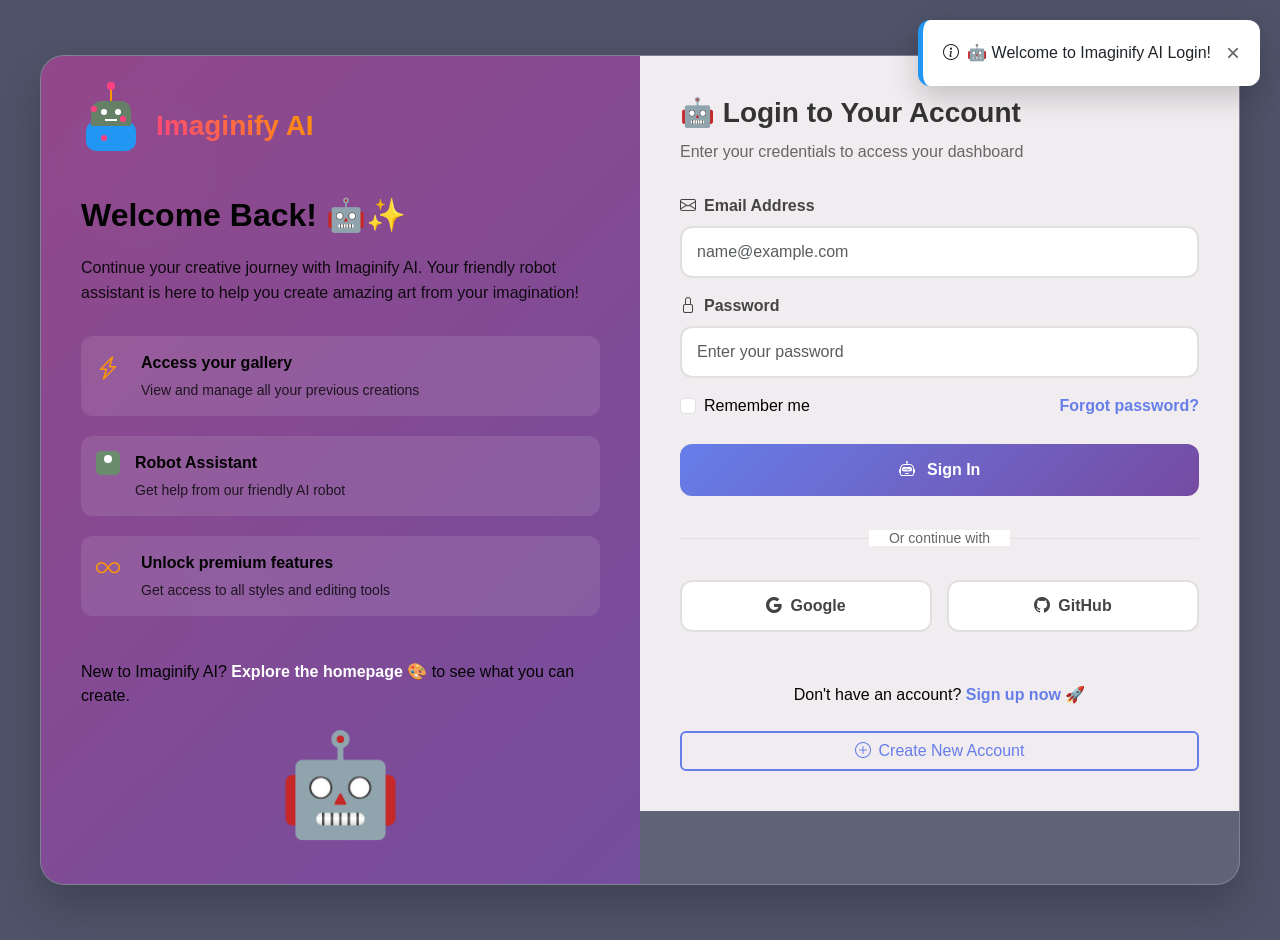
<file: login.html>
<!DOCTYPE html>
<html lang="en">

<head>
    <meta charset="UTF-8">
    <meta name="viewport" content="width=device-width, initial-scale=1.0">
    <title>Imaginify AI - Login</title>
    <link href="https://cdn.jsdelivr.net/npm/bootstrap@5.3.0/dist/css/bootstrap.min.css" rel="stylesheet">
    <link rel="stylesheet" href="https://cdn.jsdelivr.net/npm/bootstrap-icons@1.10.0/font/bootstrap-icons.css">
    <link rel="icon" href="data:image/svg+xml,<svg xmlns=%22http://www.w3.org/2000/svg%22 viewBox=%220 0 100 100%22><text y=%22.9em%22 font-size=%2290%22>🤖</text></svg>">
    <style>
        body {
            background: linear-gradient(135deg, #4f5369 0%, #4f5369 100%);
            min-height: 100vh;
            font-family: 'Segoe UI', Tahoma, Geneva, Verdana, sans-serif;
            overflow-x: hidden;
            position: relative;
            padding: 20px;
        }
        /* Loading Spinner */
        
        .loading-spinner {
            display: none;
            position: fixed;
            top: 0;
            left: 0;
            width: 100%;
            height: 100%;
            background: rgba(0, 0, 0, 0.8);
            z-index: 9999;
            justify-content: center;
            align-items: center;
        }
        
        .spinner {
            width: 60px;
            height: 60px;
            border: 5px solid #f3f3f3;
            border-top: 5px solid #667eea;
            border-radius: 50%;
            animation: spin 1s linear infinite;
        }
        
        @keyframes spin {
            0% {
                transform: rotate(0deg);
            }
            100% {
                transform: rotate(360deg);
            }
        }
        /* Floating Art */
        
        .floating-art {
            position: absolute;
            border-radius: 50%;
            background: rgba(255, 255, 255, 0.1);
            animation: float 20s infinite ease-in-out;
        }
        
        .art-1 {
            width: 150px;
            height: 150px;
            top: 10%;
            left: 5%;
            animation-delay: 0s;
        }
        
        .art-2 {
            width: 100px;
            height: 100px;
            bottom: 20%;
            right: 10%;
            animation-delay: -5s;
        }
        
        .art-3 {
            width: 80px;
            height: 80px;
            top: 60%;
            left: 15%;
            animation-delay: -10s;
        }
        
        @keyframes float {
            0%,
            100% {
                transform: translateY(0) rotate(0deg);
            }
            33% {
                transform: translateY(-30px) rotate(120deg);
            }
            66% {
                transform: translateY(15px) rotate(240deg);
            }
        }
        /* Login Container */
        
        .login-container {
            min-height: 100vh;
            display: flex;
            align-items: center;
            justify-content: center;
            padding: 20px;
        }
        
        .login-card {
            background: rgba(255, 255, 255, 0.1);
            backdrop-filter: blur(20px);
            border-radius: 24px;
            border: 1px solid rgba(255, 255, 255, 0.2);
            box-shadow: 0 20px 40px rgba(0, 0, 0, 0.2);
            overflow: hidden;
            max-width: 1200px;
            width: 100%;
        }
        
        .login-left,
        .login-right {
            padding: 40px;
            min-height: 600px;
            display: flex;
            flex-direction: column;
        }
        
        .login-left {
            background: linear-gradient(135deg, rgba(151, 69, 140, 0.9) 0%, rgba(118, 75, 162, 0.9) 100%);
            color: rgb(3, 3, 3);
        }
        
        .login-right {
            background: #f0ecef;
            color: rgb(3, 3, 3);
        }
        /* Logo */
        
        .logo {
            margin-bottom: 30px;
        }
        
        .logo-robot-container {
            display: flex;
            align-items: center;
            gap: 15px;
            margin-bottom: 10px;
        }
        
        .robot-logo-main {
            position: relative;
            width: 60px;
            height: 60px;
        }
        
        .logo-robot-head {
            width: 40px;
            height: 25px;
            background: #658066;
            border-radius: 10px 10px 0 0;
            position: relative;
            margin: 0 auto;
            top: 5px;
        }
        
        .logo-robot-antenna {
            width: 2px;
            height: 15px;
            background: #FF9800;
            position: absolute;
            top: -15px;
            left: 50%;
            transform: translateX(-50%);
        }
        
        .logo-antenna-heart {
            width: 8px;
            height: 8px;
            background: #FF4081;
            border-radius: 50%;
            position: absolute;
            top: -4px;
            left: 50%;
            transform: translateX(-50%);
            animation: heartbeat 1.5s infinite;
        }
        
        .logo-robot-eyes {
            display: flex;
            gap: 8px;
            position: absolute;
            top: 8px;
            left: 50%;
            transform: translateX(-50%);
        }
        
        .logo-eye {
            width: 6px;
            height: 6px;
            background: white;
            border-radius: 50%;
            animation: blink 2s infinite;
        }
        
        .logo-robot-mouth {
            width: 12px;
            height: 2px;
            background: white;
            position: absolute;
            bottom: 5px;
            left: 50%;
            transform: translateX(-50%);
        }
        
        .logo-robot-body {
            width: 50px;
            height: 30px;
            background: #2196F3;
            border-radius: 10px;
            margin: 0 auto;
        }
        
        .logo-floating-hearts {
            position: absolute;
            top: 0;
            left: 0;
            width: 100%;
            height: 100%;
            pointer-events: none;
        }
        
        .logo-floating-heart {
            position: absolute;
            width: 6px;
            height: 6px;
            background: #FF4081;
            border-radius: 50%;
            animation: float-heart 3s infinite ease-in-out;
        }
        
        .logo-floating-heart:nth-child(1) {
            top: 10px;
            left: 10px;
            animation-delay: 0s;
        }
        
        .logo-floating-heart:nth-child(2) {
            top: 20px;
            right: 15px;
            animation-delay: -1s;
        }
        
        .logo-floating-heart:nth-child(3) {
            bottom: 15px;
            left: 20px;
            animation-delay: -2s;
        }
        
        .logo-text {
            font-size: 28px;
            font-weight: 800;
            background: linear-gradient(45deg, #FF4081, #FF9800);
            -webkit-background-clip: text;
            background-clip: text;
            color: transparent;
        }
        /* Welcome Section */
        
        .welcome-title {
            font-size: 32px;
            font-weight: 700;
            margin-bottom: 20px;
        }
        
        .welcome-text {
            font-size: 16px;
            line-height: 1.6;
            opacity: 0.9;
            margin-bottom: 30px;
        }
        /* Feature List */
        
        .feature-list {
            list-style: none;
            padding: 0;
            margin: 0;
        }
        
        .feature-list li {
            display: flex;
            align-items: flex-start;
            gap: 15px;
            margin-bottom: 20px;
            padding: 15px;
            background: rgba(255, 255, 255, 0.1);
            border-radius: 12px;
            transition: transform 0.3s ease;
        }
        
        .feature-list li:hover {
            transform: translateX(10px);
            background: rgba(255, 255, 255, 0.2);
        }
        
        .feature-list i {
            font-size: 24px;
            color: #FF9800;
            min-width: 30px;
        }
        
        .feature-robot-icon {
            width: 24px;
            height: 24px;
            background: #6c8d6d;
            border-radius: 5px;
            position: relative;
        }
        
        .feature-robot-icon::after {
            content: '';
            position: absolute;
            width: 8px;
            height: 8px;
            background: white;
            border-radius: 50%;
            top: 4px;
            left: 8px;
        }
        
        .feature-list strong {
            display: block;
            margin-bottom: 5px;
        }
        
        .feature-list .small {
            font-size: 14px;
            opacity: 0.8;
        }
        /* Links */
        
        .hover-robot {
            color: white;
            text-decoration: none;
            position: relative;
            transition: all 0.3s ease;
        }
        
        .hover-robot:hover {
            color: #FF4081;
            text-decoration: underline;
        }
        /* Right Side Styles */
        
        .login-title {
            font-size: 28px;
            font-weight: 700;
            color: #333;
            margin-bottom: 10px;
        }
        
        .login-subtitle {
            color: #666;
            margin-bottom: 30px;
        }
        /* Form Styles */
        
        .form-label {
            font-weight: 600;
            color: #444;
            display: flex;
            align-items: center;
        }
        
        .form-control {
            border: 2px solid #e0e0e0;
            border-radius: 12px;
            padding: 12px 15px;
            font-size: 16px;
            transition: all 0.3s ease;
        }
        
        .form-control:focus {
            border-color: #667eea;
            box-shadow: 0 0 0 3px rgba(102, 126, 234, 0.1);
        }
        /* Login Button */
        
        .btn-login {
            background: linear-gradient(135deg, #667eea 0%, #764ba2 100%);
            color: white;
            border: none;
            padding: 14px 30px;
            border-radius: 12px;
            font-weight: 600;
            font-size: 16px;
            width: 100%;
            transition: all 0.3s ease;
            margin-top: 10px;
        }
        
        .btn-login:hover {
            transform: translateY(-2px);
            box-shadow: 0 10px 20px rgba(102, 126, 234, 0.3);
            color: white;
        }
        /* Divider */
        
        .divider {
            text-align: center;
            margin: 30px 0;
            position: relative;
        }
        
        .divider::before {
            content: '';
            position: absolute;
            top: 50%;
            left: 0;
            right: 0;
            height: 1px;
            background: #e0e0e0;
        }
        
        .divider span {
            background: white;
            padding: 0 20px;
            color: #666;
            font-size: 14px;
            position: relative;
        }
        /* Social Login */
        
        .social-login {
            display: grid;
            grid-template-columns: 1fr 1fr;
            gap: 15px;
            margin-bottom: 30px;
        }
        
        .social-btn {
            padding: 12px;
            border: 2px solid #e0e0e0;
            border-radius: 12px;
            background: white;
            font-weight: 600;
            color: #444;
            transition: all 0.3s ease;
            display: flex;
            align-items: center;
            justify-content: center;
            gap: 8px;
        }
        
        .social-btn:hover {
            transform: translateY(-2px);
            border-color: #667eea;
        }
        
        .google-btn:hover {
            background: #DB4437;
            color: white;
            border-color: #DB4437;
        }
        
        .github-btn:hover {
            background: #333;
            color: white;
            border-color: #333;
        }
        /* Footer */
        
        .login-footer {
            text-align: center;
            margin-top: 20px;
            padding-top: 20px;
            border-top: 1px solid #eee;
        }
        
        .robot-link {
            color: #667eea;
            text-decoration: none;
            font-weight: 600;
            transition: all 0.3s ease;
        }
        
        .robot-link:hover {
            color: #764ba2;
            text-decoration: underline;
        }
        
        .btn-outline-light {
            border: 2px solid #667eea;
            color: #667eea;
            background: transparent;
            transition: all 0.3s ease;
        }
        
        .btn-outline-light:hover {
            background: #667eea;
            color: white;
        }
        /* Modal */
        
        .modal-content {
            background: linear-gradient(135deg, #667eea 0%, #764ba2 100%);
            color: white;
            border-radius: 20px;
            border: none;
        }
        
        .modal-header {
            border-bottom: 1px solid rgba(255, 255, 255, 0.2);
        }
        
        .btn-close-white {
            filter: invert(1) grayscale(100%) brightness(200%);
        }
        /* Animations */
        
        @keyframes heartbeat {
            0%,
            100% {
                transform: translateX(-50%) scale(1);
            }
            50% {
                transform: translateX(-50%) scale(1.3);
            }
        }
        
        @keyframes blink {
            0%,
            45%,
            55%,
            100% {
                height: 6px;
            }
            50% {
                height: 1px;
            }
        }
        
        @keyframes float-heart {
            0%,
            100% {
                transform: translateY(0);
                opacity: 1;
            }
            50% {
                transform: translateY(-20px);
                opacity: 0.5;
            }
        }
        /* Custom Alert */
        
        .custom-alert {
            position: fixed;
            top: 20px;
            right: 20px;
            background: white;
            padding: 15px 20px;
            border-radius: 12px;
            box-shadow: 0 10px 30px rgba(0, 0, 0, 0.2);
            display: flex;
            align-items: center;
            justify-content: space-between;
            min-width: 300px;
            max-width: 400px;
            z-index: 10000;
            animation: slideIn 0.3s ease;
            border-left: 5px solid;
        }
        
        .alert-success {
            border-left-color: #4CAF50;
        }
        
        .alert-warning {
            border-left-color: #FF9800;
        }
        
        .alert-danger {
            border-left-color: #F44336;
        }
        
        .alert-info {
            border-left-color: #2196F3;
        }
        
        .alert-close {
            background: none;
            border: none;
            font-size: 24px;
            cursor: pointer;
            color: #666;
            padding: 0;
            margin-left: 15px;
        }
        
        @keyframes slideIn {
            from {
                transform: translateX(100%);
                opacity: 0;
            }
            to {
                transform: translateX(0);
                opacity: 1;
            }
        }
        /* Responsive */
        
        @media (max-width: 992px) {
            .login-left,
            .login-right {
                min-height: auto;
                padding: 30px;
            }
            .login-card .row>div {
                width: 100%;
            }
            .social-login {
                grid-template-columns: 1fr;
            }
        }
        
        @media (max-width: 576px) {
            .login-left,
            .login-right {
                padding: 20px;
            }
            .welcome-title {
                font-size: 24px;
            }
            .login-title {
                font-size: 22px;
            }
            .custom-alert {
                min-width: auto;
                width: calc(100% - 40px);
            }
        }
    </style>
</head>

<body>
    <!-- Loading Spinner -->
    <div class="loading-spinner" id="loadingSpinner">
        <div class="spinner"></div>
    </div>

    <!-- Floating background art -->
    <div class="floating-art art-1"></div>
    <div class="floating-art art-2"></div>
    <div class="floating-art art-3"></div>

    <div class="login-container">
        <div class="login-card">
            <div class="row g-0">
                <!-- Left side with welcome message -->
                <div class="col-lg-6">
                    <div class="login-left">
                        <div class="logo">
                            <div class="logo-robot-container">
                                <div class="robot-logo-main">
                                    <div class="logo-robot-head">
                                        <div class="logo-robot-antenna">
                                            <div class="logo-antenna-heart"></div>
                                        </div>
                                        <div class="logo-robot-eyes">
                                            <div class="logo-eye"></div>
                                            <div class="logo-eye"></div>
                                        </div>
                                        <div class="logo-robot-mouth"></div>
                                    </div>
                                    <div class="logo-robot-body"></div>
                                    <div class="logo-floating-hearts">
                                        <div class="logo-floating-heart"></div>
                                        <div class="logo-floating-heart"></div>
                                        <div class="logo-floating-heart"></div>
                                    </div>
                                </div>
                                <div class="logo-text">Imaginify AI</div>
                            </div>
                        </div>

                        <h1 class="welcome-title">Welcome Back! 🤖✨</h1>
                        <p class="welcome-text">
                            Continue your creative journey with Imaginify AI. Your friendly robot assistant is here to help you create amazing art from your imagination!
                        </p>

                        <ul class="feature-list">
                            <li>
                                <i class="bi bi-lightning-charge"></i>
                                <div>
                                    <strong>Access your gallery</strong>
                                    <div class="small">View and manage all your previous creations</div>
                                </div>
                            </li>
                            <li>
                                <div class="feature-robot-icon"></div>
                                <div>
                                    <strong>Robot Assistant</strong>
                                    <div class="small">Get help from our friendly AI robot</div>
                                </div>
                            </li>
                            <li>
                                <i class="bi bi-infinity"></i>
                                <div>
                                    <strong>Unlock premium features</strong>
                                    <div class="small">Get access to all styles and editing tools</div>
                                </div>
                            </li>
                        </ul>

                        <div class="mt-4">
                            <p>New to Imaginify AI? <a href="index.html" class="text-white fw-bold hover-robot">Explore the homepage 🎨</a> to see what you can create.</p>
                        </div>
                    </div>
                </div>

                <!-- Right side with login form -->
                <div class="col-lg-6">
                    <div class="login-right">
                        <h2 class="login-title">🤖 Login to Your Account</h2>
                        <p class="login-subtitle">Enter your credentials to access your dashboard</p>

                        <form id="loginForm">
                            <div class="mb-3">
                                <label for="email" class="form-label">
                                    <i class="bi bi-envelope me-2"></i>Email Address
                                </label>
                                <input type="email" class="form-control" id="email" placeholder="name@example.com" required>
                            </div>

                            <div class="mb-3">
                                <label for="password" class="form-label">
                                    <i class="bi bi-lock me-2"></i>Password
                                </label>
                                <input type="password" class="form-control" id="password" placeholder="Enter your password" required>
                            </div>

                            <div class="mb-3 form-check">
                                <input type="checkbox" class="form-check-input" id="rememberMe">
                                <label class="form-check-label" for="rememberMe">Remember me</label>
                                <a href="#" class="float-end robot-link" id="forgotPasswordLink">Forgot password?</a>
                            </div>

                            <button type="submit" class="btn btn-login">
                                <i class="bi bi-robot me-2"></i> Sign In
                            </button>

                            <div class="divider">
                                <span>Or continue with</span>
                            </div>

                            <div class="social-login">
                                <button type="button" class="social-btn google-btn" id="googleLoginBtn">
                                    <i class="bi bi-google"></i> Google
                                </button>
                                <button type="button" class="social-btn github-btn" id="githubLoginBtn">
                                    <i class="bi bi-github"></i> GitHub
                                </button>
                            </div>

                            <div class="login-footer">
                                <p>Don't have an account? <a href="#" id="signupLink" class="robot-link">Sign up now 🚀</a></p>
                                <button class="btn btn-outline-light mt-2 w-100" id="showSignupForm" type="button">
                                    <i class="bi bi-plus-circle me-2"></i>Create New Account
                                </button>
                            </div>
                        </form>
                    </div>
                </div>
            </div>
        </div>
    </div>

    <!-- MODAL for signup -->
    <div class="modal fade" id="signupModal" tabindex="-1" aria-labelledby="signupModalLabel" aria-hidden="true">
        <div class="modal-dialog modal-dialog-centered">
            <div class="modal-content">
                <div class="modal-header">
                    <h5 class="modal-title" id="signupModalLabel">
                        <i class="bi bi-robot me-2"></i>Join Imaginify AI
                    </h5>
                    <button type="button" class="btn-close btn-close-white" data-bs-dismiss="modal" aria-label="Close"></button>
                </div>
                <div class="modal-body">
                    <form id="signupForm">
                        <div class="mb-3">
                            <label class="form-label">
                                <i class="bi bi-person me-2"></i>Full Name
                            </label>
                            <input type="text" class="form-control" id="fullName" placeholder="Enter your full name" required>
                        </div>
                        <div class="mb-3">
                            <label class="form-label">
                                <i class="bi bi-envelope me-2"></i>Email
                            </label>
                            <input type="email" class="form-control" id="signupEmail" placeholder="your@email.com" required>
                        </div>
                        <div class="mb-3">
                            <label class="form-label">
                                <i class="bi bi-phone me-2"></i>Phone Number
                            </label>
                            <input type="tel" class="form-control" id="signupPhone" placeholder="+92 300 1234567">
                        </div>
                        <div class="mb-3">
                            <label class="form-label">
                                <i class="bi bi-lock me-2"></i>Password
                            </label>
                            <input type="password" class="form-control" id="signupPassword" placeholder="Create a password" required>
                        </div>
                        <div class="mb-3">
                            <label class="form-label">
                                <i class="bi bi-lock-fill me-2"></i>Confirm Password
                            </label>
                            <input type="password" class="form-control" id="confirmPassword" placeholder="Confirm password" required>
                        </div>
                        <button type="submit" class="btn btn-login w-100">
                            <i class="bi bi-robot me-2"></i>Create Account
                        </button>
                    </form>
                </div>
                <div class="modal-footer">
                    <p class="small text-center w-100">By signing up, you agree to our Terms & Privacy Policy</p>
                </div>
            </div>
        </div>
    </div>

    <script src="https://cdn.jsdelivr.net/npm/bootstrap@5.3.0/dist/js/bootstrap.bundle.min.js"></script>
    <script>
        document.addEventListener('DOMContentLoaded', function() {
            // Add robot character
            const loginLeft = document.querySelector('.login-left');
            if (loginLeft) {
                const robotChar = document.createElement('div');
                robotChar.className = 'login-robot-character';
                robotChar.innerHTML = '🤖';
                robotChar.style.fontSize = '100px';
                robotChar.style.textAlign = 'center';
                robotChar.style.lineHeight = '120px';
                loginLeft.appendChild(robotChar);
            }

            // DOM Elements
            const loginForm = document.getElementById('loginForm');
            const signupForm = document.getElementById('signupForm');
            const showSignupFormBtn = document.getElementById('showSignupForm');
            const forgotPasswordLink = document.getElementById('forgotPasswordLink');
            const googleLoginBtn = document.getElementById('googleLoginBtn');
            const githubLoginBtn = document.getElementById('githubLoginBtn');
            const loadingSpinner = document.getElementById('loadingSpinner');
            const signupLink = document.getElementById('signupLink');

            // Check for existing session
            const loggedIn = localStorage.getItem('imaginifyLoggedIn');
            const userEmail = localStorage.getItem('imaginifyUserEmail');

            if (loggedIn === 'true' && userEmail) {
                document.getElementById('email').value = userEmail;
                document.getElementById('rememberMe').checked = true;
            }

            // Function to show alerts
            function showAlert(message, type = 'info') {
                const existingAlert = document.querySelector('.custom-alert');
                if (existingAlert) existingAlert.remove();

                const alertDiv = document.createElement('div');
                alertDiv.className = `custom-alert alert-${type}`;
                alertDiv.innerHTML = `
                    <div><i class="bi ${type === 'success' ? 'bi-check-circle' : type === 'warning' ? 'bi-exclamation-triangle' : type === 'danger' ? 'bi-x-circle' : 'bi-info-circle'} me-2"></i>${message}</div>
                    <button class="alert-close">&times;</button>
                `;

                document.body.appendChild(alertDiv);

                alertDiv.querySelector('.alert-close').addEventListener('click', function() {
                    alertDiv.remove();
                });

                setTimeout(() => {
                    if (alertDiv.parentNode) alertDiv.remove();
                }, 5000);
            }

            // Function to show/hide loading spinner
            function showLoading(show) {
                loadingSpinner.style.display = show ? 'flex' : 'none';
            }

            // Handle login form submission
            loginForm.addEventListener('submit', async function(e) {
                e.preventDefault();

                const email = document.getElementById('email').value.trim();
                const password = document.getElementById('password').value;

                if (!email || !password) {
                    showAlert('Email and password are required', 'warning');
                    return;
                }

                const emailRegex = /^[^\s@]+@[^\s@]+\.[^\s@]+$/;
                if (!emailRegex.test(email)) {
                    showAlert('Please enter a valid email address', 'warning');
                    return;
                }

                showLoading(true);

                try {
                    // Make API call to backend for authentication
                    const response = await fetch('http://localhost:5000/api/auth/login', {
                        method: 'POST',
                        headers: {
                            'Content-Type': 'application/json',
                        },
                        body: JSON.stringify({
                            email: email,
                            password: password
                        })
                    });
                    
                    const data = await response.json();
                    
                    if (response.ok && data.token) {
                        showAlert('✅ Login successful!', 'success');
                        
                        // Save all data to localStorage including the JWT token
                        localStorage.setItem('imaginifyLoggedIn', 'true');
                        localStorage.setItem('imaginifyUserEmail', email);
                        localStorage.setItem('imaginifyUserName', data.user?.name || email.split('@')[0]);
                        localStorage.setItem('imaginifyUserId', data.user?.id || Date.now().toString());
                        localStorage.setItem('imaginifyToken', data.token); // Save the JWT token
                        
                        showLoading(false);
                        
                        // Wait 2 seconds then redirect
                        setTimeout(() => {
                            window.location.href = 'index.html?login=true&t=' + Date.now();
                        }, 1500);
                    } else {
                        throw new Error(data.error || 'Login failed');
                    }
                } catch (error) {
                    showLoading(false);
                    showAlert('⚠️ Using demo login', 'info');

                    // For demo login, create a mock token
                    localStorage.setItem('imaginifyLoggedIn', 'true');
                    localStorage.setItem('imaginifyUserEmail', email);
                    localStorage.setItem('imaginifyUserName', email.split('@')[0]);
                    localStorage.setItem('imaginifyUserId', Date.now().toString());
                    localStorage.setItem('imaginifyToken', 'demo_token_' + Date.now()); // Demo token for testing

                    setTimeout(() => {
                        window.location.href = 'index.html?login=true';
                    }, 1000);
                }
            });

            // Show signup modal
            showSignupFormBtn.addEventListener('click', function() {
                var signupModal = new bootstrap.Modal(document.getElementById('signupModal'));
                signupModal.show();
            });

            // Signup link click handler
            signupLink.addEventListener('click', function(e) {
                e.preventDefault();
                var signupModal = new bootstrap.Modal(document.getElementById('signupModal'));
                signupModal.show();
            });

            // Handle signup form submission
            signupForm.addEventListener('submit', async function(e) {
                e.preventDefault();

                const fullName = document.getElementById('fullName').value.trim();
                const email = document.getElementById('signupEmail').value.trim();
                const phone = document.getElementById('signupPhone').value.trim();
                const password = document.getElementById('signupPassword').value;
                const confirmPassword = document.getElementById('confirmPassword').value;

                // Validation
                if (!fullName || !email || !password || !confirmPassword) {
                    showAlert('Please fill in all required fields', 'warning');
                    return;
                }

                const emailRegex = /^[^\s@]+@[^\s@]+\.[^\s@]+$/;
                if (!emailRegex.test(email)) {
                    showAlert('Please enter a valid email address', 'warning');
                    return;
                }

                if (password.length < 6) {
                    showAlert('Password must be at least 6 characters', 'warning');
                    return;
                }

                if (password !== confirmPassword) {
                    showAlert('Passwords do not match', 'warning');
                    return;
                }

                showLoading(true);

                try {
                    // Make API call to backend for registration
                    const response = await fetch('http://localhost:5000/api/auth/register', {
                        method: 'POST',
                        headers: {
                            'Content-Type': 'application/json',
                        },
                        body: JSON.stringify({
                            name: fullName,
                            email: email,
                            password: password,
                            phone: phone
                        })
                    });
                    
                    const data = await response.json();
                    
                    if (response.ok && data.token) {
                        showAlert('✅ Registration successful!', 'success');
                        
                        // Save all data to localStorage including the JWT token
                        localStorage.setItem('imaginifyLoggedIn', 'true');
                        localStorage.setItem('imaginifyUserEmail', email);
                        localStorage.setItem('imaginifyUserName', data.user?.name || fullName);
                        localStorage.setItem('imaginifyUserId', data.user?.id || Date.now().toString());
                        localStorage.setItem('imaginifyToken', data.token); // Save the JWT token
                        
                        var signupModal = bootstrap.Modal.getInstance(document.getElementById('signupModal'));
                        if (signupModal) {
                            signupModal.hide();
                        }
                        
                        showLoading(false);
                        
                        // Redirect to homepage
                        setTimeout(() => {
                            window.location.href = 'index.html?login=true';
                        }, 1500);
                    } else {
                        throw new Error(data.error || 'Registration failed');
                    }
                } catch (error) {
                    showLoading(false);
                    showAlert('⚠️ Registration failed. Using demo mode...', 'warning');

                    // Fallback to local registration
                    localStorage.setItem('imaginifyLoggedIn', 'true');
                    localStorage.setItem('imaginifyUserEmail', email);
                    localStorage.setItem('imaginifyUserName', fullName);
                    localStorage.setItem('imaginifyUserId', Date.now().toString());
                    localStorage.setItem('imaginifyToken', 'demo_token_' + Date.now()); // Demo token for testing

                    const userProfile = {
                        fullName: fullName,
                        email: email,
                        phone: phone || '+92 300 1234567',
                        password: '••••••••',
                        joinDate: new Date().toLocaleDateString('en-US', {
                            month: 'long',
                            year: 'numeric'
                        }),
                        creations: 0
                    };
                    localStorage.setItem('userProfile', JSON.stringify(userProfile));

                    var signupModal = bootstrap.Modal.getInstance(document.getElementById('signupModal'));
                    if (signupModal) {
                        signupModal.hide();
                    }

                    setTimeout(() => {
                        window.location.href = 'index.html';
                    }, 1000);
                }
            });

            // Handle social login buttons
            googleLoginBtn.addEventListener('click', function() {
                showAlert('🤖 Google login coming soon!', 'info');
            });

            githubLoginBtn.addEventListener('click', function() {
                showAlert('🤖 GitHub login coming soon!', 'info');
            });

            // Handle forgot password
            forgotPasswordLink.addEventListener('click', function(e) {
                e.preventDefault();
                showAlert('🤖 Password reset functionality coming soon!', 'info');
            });

            // Ensure homepage link works
            const homepageLink = document.querySelector('a[href="index.html"]');
            if (homepageLink) {
                homepageLink.addEventListener('click', function(e) {
                    e.preventDefault();
                    window.location.href = 'index.html';
                });
            }

            // Show welcome message
            setTimeout(() => {
                showAlert('🤖 Welcome to Imaginify AI Login!', 'info');
            }, 1000);
        });
    </script>
</body>

</html>
</file>
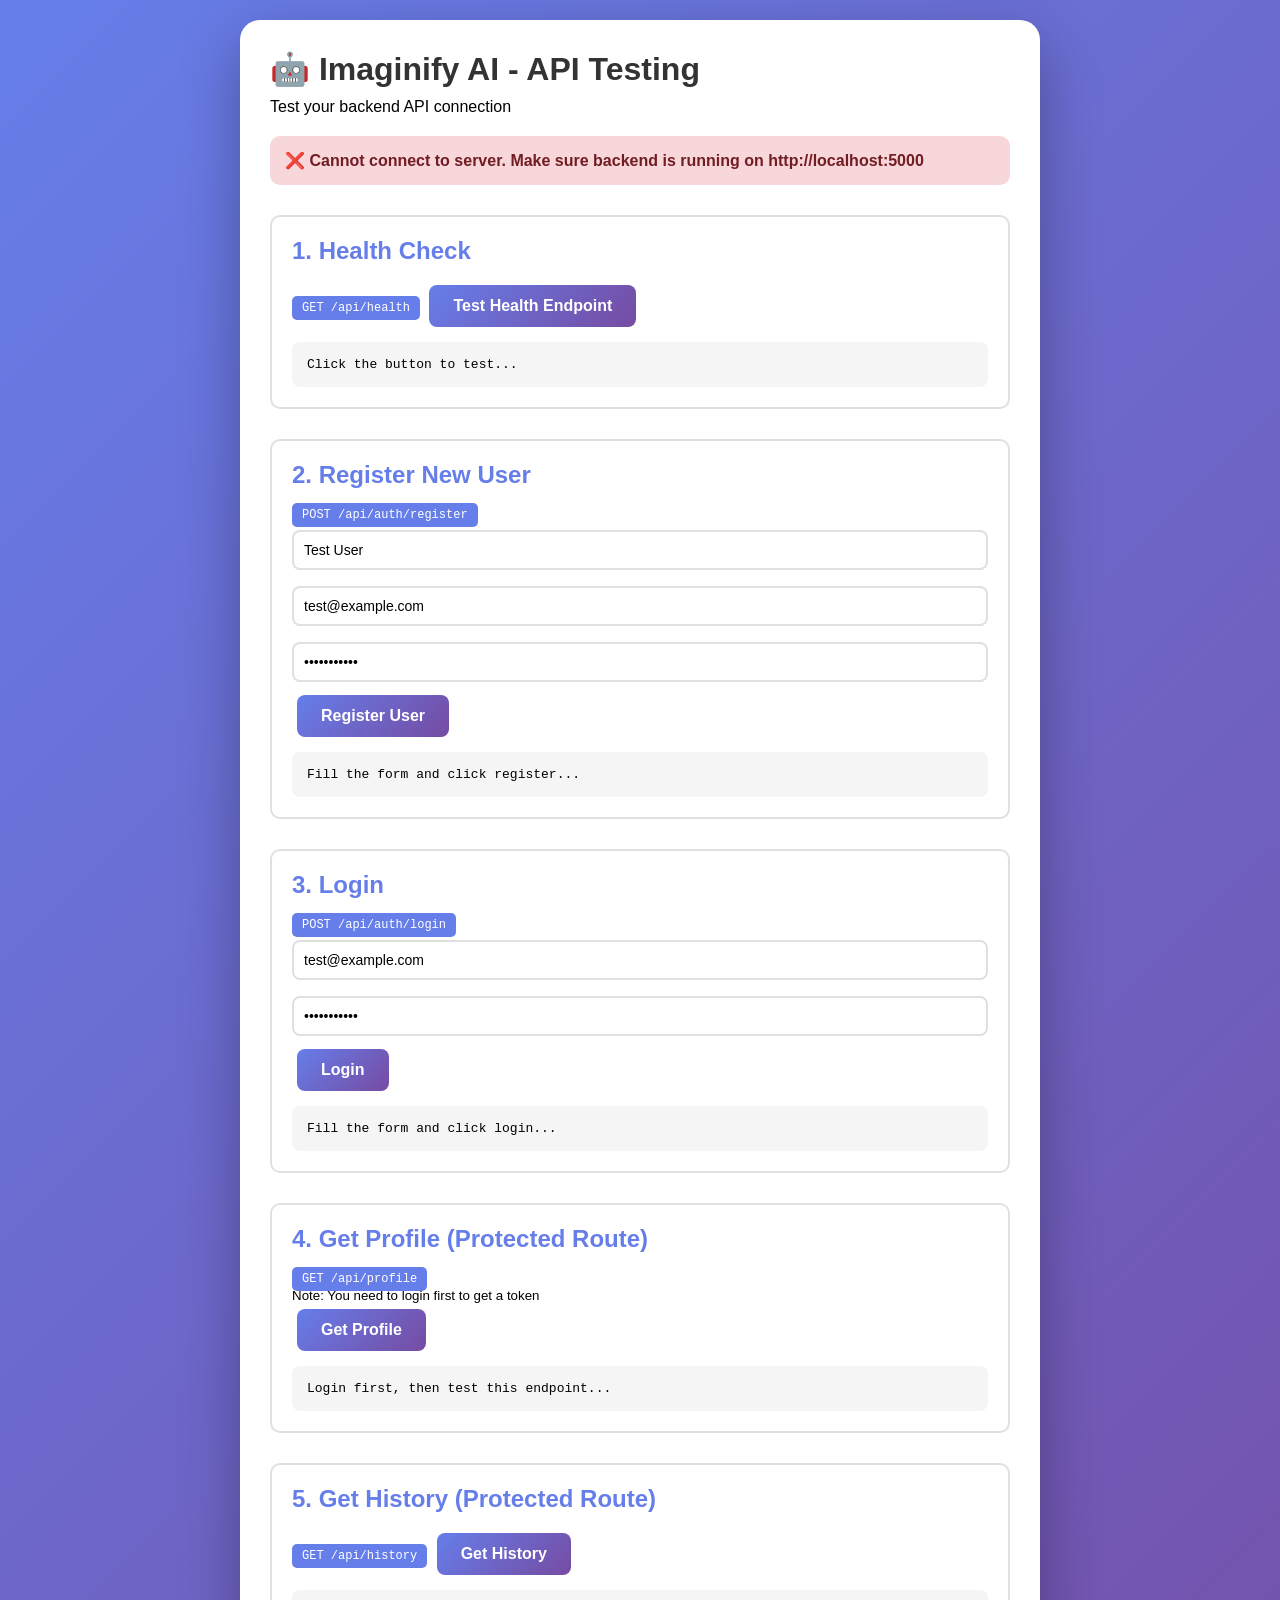
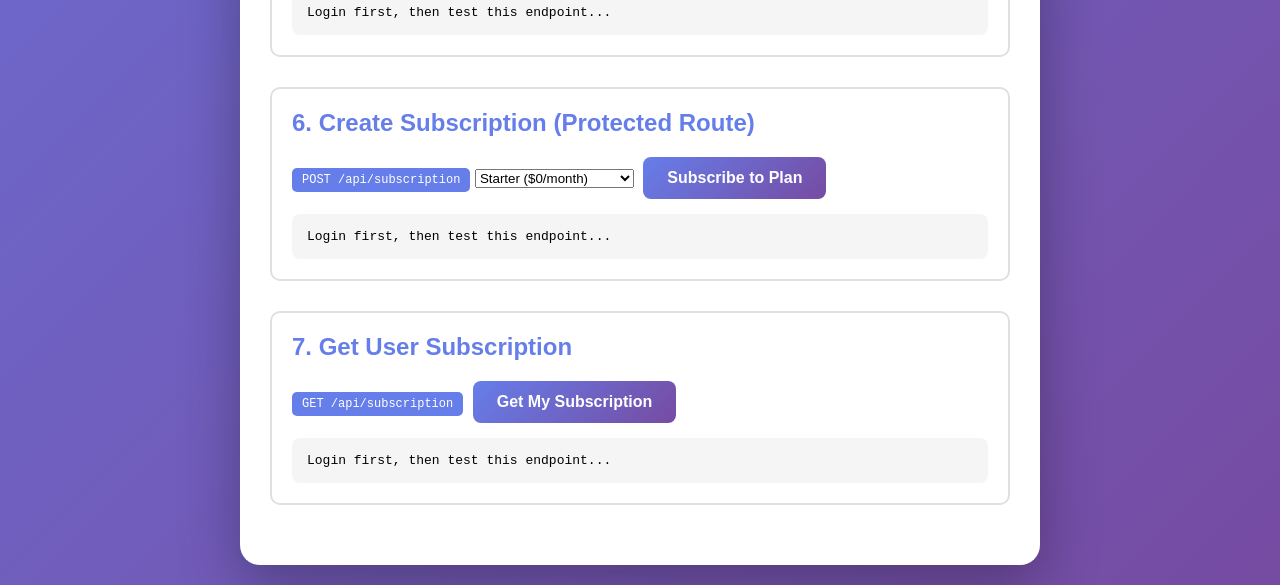
<file: test_api.html>
<!DOCTYPE html>
<html lang="en">
<head>
    <meta charset="UTF-8">
    <meta name="viewport" content="width=device-width, initial-scale=1.0">
    <title>API Test - Imaginify AI</title>
    <style>
        * {
            margin: 0;
            padding: 0;
            box-sizing: border-box;
        }
        
        body {
            font-family: 'Segoe UI', Tahoma, Geneva, Verdana, sans-serif;
            background: linear-gradient(135deg, #667eea 0%, #764ba2 100%);
            min-height: 100vh;
            padding: 20px;
        }
        
        .container {
            max-width: 800px;
            margin: 0 auto;
            background: white;
            border-radius: 20px;
            padding: 30px;
            box-shadow: 0 20px 60px rgba(0,0,0,0.3);
        }
        
        h1 {
            color: #333;
            margin-bottom: 10px;
        }
        
        .status {
            padding: 15px;
            border-radius: 10px;
            margin: 20px 0;
            font-weight: bold;
        }
        
        .status.loading {
            background: #FFF3CD;
            color: #856404;
        }
        
        .status.success {
            background: #D4EDDA;
            color: #155724;
        }
        
        .status.error {
            background: #F8D7DA;
            color: #721C24;
        }
        
        .test-section {
            margin: 30px 0;
            padding: 20px;
            border: 2px solid #e0e0e0;
            border-radius: 10px;
        }
        
        .test-section h2 {
            color: #667eea;
            margin-bottom: 15px;
        }
        
        button {
            background: linear-gradient(135deg, #667eea 0%, #764ba2 100%);
            color: white;
            border: none;
            padding: 12px 24px;
            border-radius: 8px;
            cursor: pointer;
            font-size: 16px;
            font-weight: 600;
            margin: 5px;
            transition: transform 0.2s;
        }
        
        button:hover {
            transform: translateY(-2px);
        }
        
        button:disabled {
            opacity: 0.5;
            cursor: not-allowed;
        }
        
        input {
            width: 100%;
            padding: 10px;
            margin: 8px 0;
            border: 2px solid #e0e0e0;
            border-radius: 8px;
            font-size: 14px;
        }
        
        pre {
            background: #f5f5f5;
            padding: 15px;
            border-radius: 8px;
            overflow-x: auto;
            margin-top: 10px;
            max-height: 300px;
            overflow-y: auto;
        }
        
        .endpoint {
            background: #667eea;
            color: white;
            padding: 5px 10px;
            border-radius: 5px;
            font-family: monospace;
            font-size: 12px;
        }
    </style>
</head>
<body>
    <div class="container">
        <h1>🤖 Imaginify AI - API Testing</h1>
        <p>Test your backend API connection</p>
        
        <div id="connectionStatus" class="status loading">
            ⏳ Checking server connection...
        </div>

        <!-- Health Check -->
        <div class="test-section">
            <h2>1. Health Check</h2>
            <span class="endpoint">GET /api/health</span>
            <button onclick="testHealth()">Test Health Endpoint</button>
            <pre id="healthResult">Click the button to test...</pre>
        </div>

        <!-- Register -->
        <div class="test-section">
            <h2>2. Register New User</h2>
            <span class="endpoint">POST /api/auth/register</span>
            <input type="text" id="regName" placeholder="Full Name" value="Test User">
            <input type="email" id="regEmail" placeholder="Email" value="test@example.com">
            <input type="password" id="regPassword" placeholder="Password" value="password123">
            <button onclick="testRegister()">Register User</button>
            <pre id="registerResult">Fill the form and click register...</pre>
        </div>

        <!-- Login -->
        <div class="test-section">
            <h2>3. Login</h2>
            <span class="endpoint">POST /api/auth/login</span>
            <input type="email" id="loginEmail" placeholder="Email" value="test@example.com">
            <input type="password" id="loginPassword" placeholder="Password" value="password123">
            <button onclick="testLogin()">Login</button>
            <pre id="loginResult">Fill the form and click login...</pre>
        </div>

        <!-- Profile -->
        <div class="test-section">
            <h2>4. Get Profile (Protected Route)</h2>
            <span class="endpoint">GET /api/profile</span>
            <p><small>Note: You need to login first to get a token</small></p>
            <button onclick="testProfile()">Get Profile</button>
            <pre id="profileResult">Login first, then test this endpoint...</pre>
        </div>

        <!-- History -->
        <div class="test-section">
            <h2>5. Get History (Protected Route)</h2>
            <span class="endpoint">GET /api/history</span>
            <button onclick="testHistory()">Get History</button>
            <pre id="historyResult">Login first, then test this endpoint...</pre>
        </div>

        <!-- Subscription Endpoints -->
        <div class="test-section">
            <h2>6. Create Subscription (Protected Route)</h2>
            <span class="endpoint">POST /api/subscription</span>
            <select id="subPlan">
                <option value="starter">Starter ($0/month)</option>
                <option value="pro">Pro ($19/month)</option>
                <option value="enterprise">Enterprise ($49/month)</option>
            </select>
            <button onclick="testCreateSubscription()">Subscribe to Plan</button>
            <pre id="subscriptionResult">Login first, then test this endpoint...</pre>
        </div>

        <!-- Get Subscription -->
        <div class="test-section">
            <h2>7. Get User Subscription</h2>
            <span class="endpoint">GET /api/subscription</span>
            <button onclick="testGetSubscription()">Get My Subscription</button>
            <pre id="getSubscriptionResult">Login first, then test this endpoint...</pre>
        </div>
    </div>

    <script>
        const API_BASE_URL = 'http://localhost:5000/api';
        let authToken = '';

        // Check server connection on load
        window.onload = async function() {
            try {
                const response = await fetch(`${API_BASE_URL}/health`);
                const data = await response.json();
                
                const statusDiv = document.getElementById('connectionStatus');
                if (response.ok) {
                    statusDiv.className = 'status success';
                    statusDiv.innerHTML = '✅ Server is running! ' + data.message;
                } else {
                    statusDiv.className = 'status error';
                    statusDiv.innerHTML = '❌ Server is running but has issues';
                }
            } catch (error) {
                const statusDiv = document.getElementById('connectionStatus');
                statusDiv.className = 'status error';
                statusDiv.innerHTML = '❌ Cannot connect to server. Make sure backend is running on http://localhost:5000';
            }
        };

        async function testHealth() {
            const resultDiv = document.getElementById('healthResult');
            resultDiv.textContent = 'Loading...';
            
            try {
                const response = await fetch(`${API_BASE_URL}/health`);
                const data = await response.json();
                
                resultDiv.textContent = JSON.stringify(data, null, 2);
            } catch (error) {
                resultDiv.textContent = 'Error: ' + error.message;
            }
        }

        async function testRegister() {
            const resultDiv = document.getElementById('registerResult');
            resultDiv.textContent = 'Loading...';
            
            const name = document.getElementById('regName').value;
            const email = document.getElementById('regEmail').value;
            const password = document.getElementById('regPassword').value;
            
            try {
                const response = await fetch(`${API_BASE_URL}/auth/register`, {
                    method: 'POST',
                    headers: {
                        'Content-Type': 'application/json',
                    },
                    body: JSON.stringify({ name, email, password })
                });
                
                const data = await response.json();
                
                if (data.token) {
                    authToken = data.token;
                    resultDiv.textContent = 'Success! Token saved.\n\n' + JSON.stringify(data, null, 2);
                } else {
                    resultDiv.textContent = JSON.stringify(data, null, 2);
                }
            } catch (error) {
                resultDiv.textContent = 'Error: ' + error.message;
            }
        }

        async function testLogin() {
            const resultDiv = document.getElementById('loginResult');
            resultDiv.textContent = 'Loading...';
            
            const email = document.getElementById('loginEmail').value;
            const password = document.getElementById('loginPassword').value;
            
            try {
                const response = await fetch(`${API_BASE_URL}/auth/login`, {
                    method: 'POST',
                    headers: {
                        'Content-Type': 'application/json',
                    },
                    body: JSON.stringify({ email, password })
                });
                
                const data = await response.json();
                
                if (data.token) {
                    authToken = data.token;
                    resultDiv.textContent = 'Success! Token saved for protected routes.\n\n' + JSON.stringify(data, null, 2);
                } else {
                    resultDiv.textContent = JSON.stringify(data, null, 2);
                }
            } catch (error) {
                resultDiv.textContent = 'Error: ' + error.message;
            }
        }

        async function testProfile() {
            const resultDiv = document.getElementById('profileResult');
            resultDiv.textContent = 'Loading...';
            
            if (!authToken) {
                resultDiv.textContent = 'Error: Please login first to get an authentication token!';
                return;
            }
            
            try {
                const response = await fetch(`${API_BASE_URL}/profile`, {
                    method: 'GET',
                    headers: {
                        'Authorization': `Bearer ${authToken}`,
                        'Content-Type': 'application/json',
                    }
                });
                
                const data = await response.json();
                resultDiv.textContent = JSON.stringify(data, null, 2);
            } catch (error) {
                resultDiv.textContent = 'Error: ' + error.message;
            }
        }

        async function testHistory() {
            const resultDiv = document.getElementById('historyResult');
            resultDiv.textContent = 'Loading...';
            
            if (!authToken) {
                resultDiv.textContent = 'Error: Please login first to get an authentication token!';
                return;
            }
            
            try {
                const response = await fetch(`${API_BASE_URL}/history`, {
                    method: 'GET',
                    headers: {
                        'Authorization': `Bearer ${authToken}`,
                        'Content-Type': 'application/json',
                    }
                });
                
                const data = await response.json();
                resultDiv.textContent = JSON.stringify(data, null, 2);
            } catch (error) {
                resultDiv.textContent = 'Error: ' + error.message;
            }
        }

        async function testCreateSubscription() {
            const resultDiv = document.getElementById('subscriptionResult');
            resultDiv.textContent = 'Loading...';
            
            if (!authToken) {
                resultDiv.textContent = 'Error: Please login first to get an authentication token!';
                return;
            }
            
            const plan = document.getElementById('subPlan').value;
            const prices = { starter: 0, pro: 19, enterprise: 49 };
            
            try {
                const response = await fetch(`${API_BASE_URL}/subscription`, {
                    method: 'POST',
                    headers: {
                        'Authorization': `Bearer ${authToken}`,
                        'Content-Type': 'application/json',
                    },
                    body: JSON.stringify({
                        plan: plan,
                        price: prices[plan],
                        billing_cycle: 'monthly',
                        features: ['Feature 1', 'Feature 2', 'Feature 3']
                    })
                });
                
                const data = await response.json();
                resultDiv.textContent = JSON.stringify(data, null, 2);
            } catch (error) {
                resultDiv.textContent = 'Error: ' + error.message;
            }
        }

        async function testGetSubscription() {
            const resultDiv = document.getElementById('getSubscriptionResult');
            resultDiv.textContent = 'Loading...';
            
            if (!authToken) {
                resultDiv.textContent = 'Error: Please login first to get an authentication token!';
                return;
            }
            
            try {
                const response = await fetch(`${API_BASE_URL}/subscription`, {
                    method: 'GET',
                    headers: {
                        'Authorization': `Bearer ${authToken}`,
                        'Content-Type': 'application/json',
                    }
                });
                
                const data = await response.json();
                resultDiv.textContent = JSON.stringify(data, null, 2);
            } catch (error) {
                resultDiv.textContent = 'Error: ' + error.message;
            }
        }
    </script>
</body>
</html>
</file>
